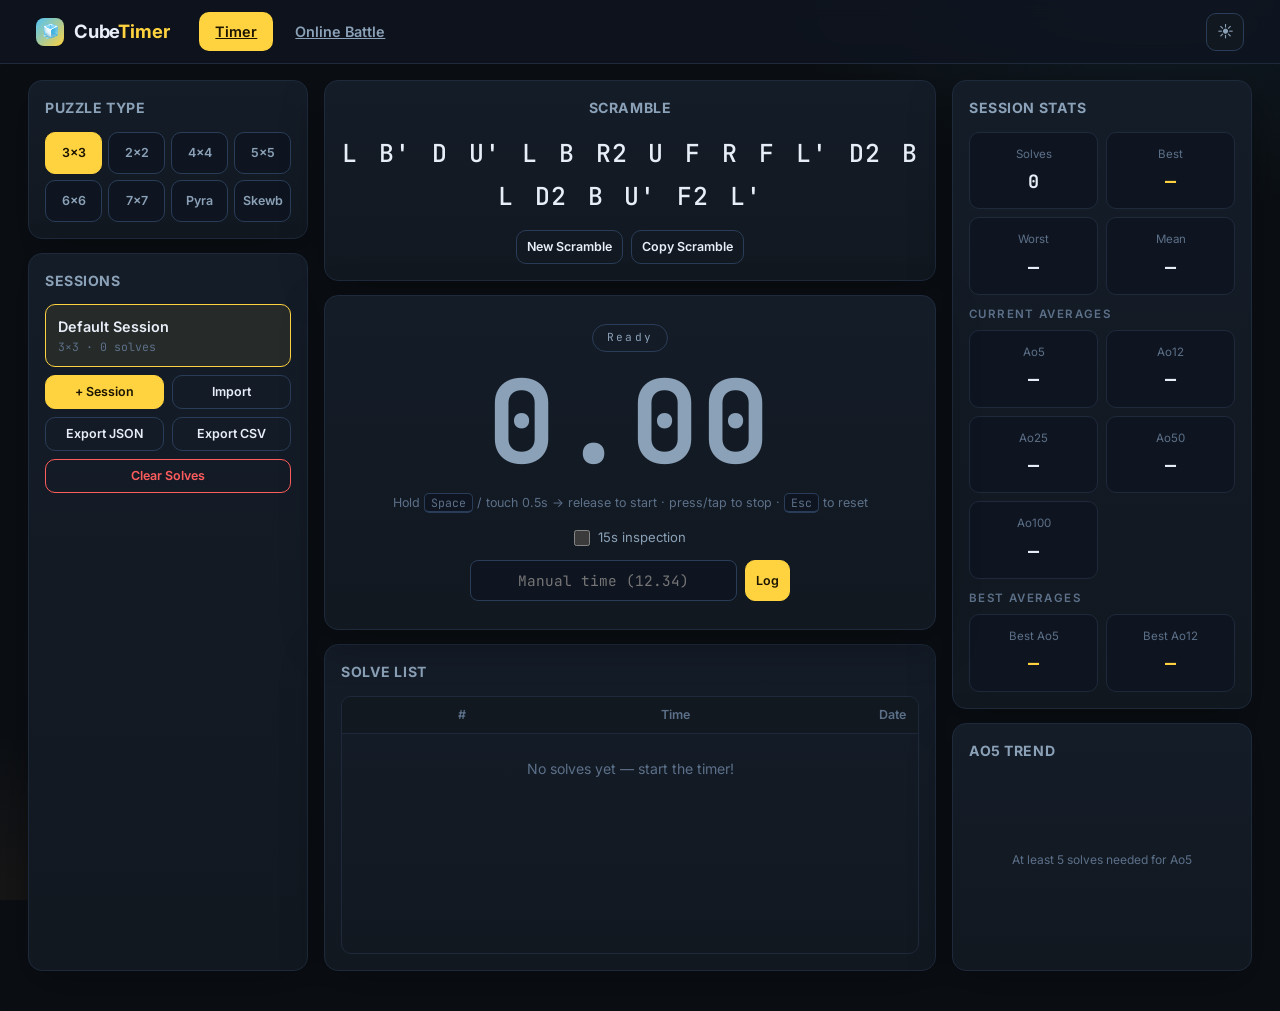
<file: index.html>
<!doctype html>
<html lang="en" dir="ltr">
<head>
<meta charset="utf-8">
<meta name="viewport" content="width=device-width, initial-scale=1">
<title>CubeTimer — Speedcube Timer</title>
<meta name="description" content="A fast, keyboard-driven speedcubing timer with sessions, WCA-style averages (Ao5/Ao12/Ao50/Ao100), scramble generation, and an Ao5 trend chart.">
<link rel="icon" href="data:image/svg+xml,<svg xmlns='http://www.w3.org/2000/svg' viewBox='0 0 100 100'><text y='.9em' font-size='90'>🧊</text></svg>">
<link rel="preconnect" href="https://fonts.googleapis.com">
<link rel="preconnect" href="https://fonts.gstatic.com" crossorigin>
<link href="https://fonts.googleapis.com/css2?family=Inter:wght@400;500;600;700&family=JetBrains+Mono:wght@500;700&display=swap" rel="stylesheet">
<link rel="stylesheet" href="css/timer.css">
</head>
<body>
  <div class="bgfx" aria-hidden="true"></div>

  <nav class="site-nav">
    <div class="nav-brand">
      <span class="mark">🧊</span>
      <span>Cube<strong style="color:var(--acc)">Timer</strong></span>
    </div>
    <div class="nav-links">
      <a class="nav-link active" href="index.html">Timer</a>
      <a class="nav-link" href="duel/index.html">Online Battle</a>
    </div>
    <div class="nav-actions">
      <button class="icon-btn" id="btnTheme" title="Toggle theme">☀️</button>
    </div>
  </nav>

  <div class="timer-layout">
    <!-- SIDE: Puzzle + Sessions -->
    <aside class="side-panel">
      <div class="panel">
        <div class="panel-head">
          <span class="panel-title">Puzzle Type</span>
        </div>
        <div class="puzzle-grid">
          <button class="puzzle-btn active" data-p="333">3×3</button>
          <button class="puzzle-btn" data-p="222">2×2</button>
          <button class="puzzle-btn" data-p="444">4×4</button>
          <button class="puzzle-btn" data-p="555">5×5</button>
          <button class="puzzle-btn" data-p="666">6×6</button>
          <button class="puzzle-btn" data-p="777">7×7</button>
          <button class="puzzle-btn" data-p="pyram">Pyra</button>
          <button class="puzzle-btn" data-p="skewb">Skewb</button>
        </div>
      </div>

      <div class="panel" style="flex:1">
        <div class="panel-head">
          <span class="panel-title">Sessions</span>
        </div>
        <div class="session-list" id="sessionList"></div>
        <div class="side-actions">
          <button class="btn primary sm" id="btnNewSession">+ Session</button>
          <button class="btn ghost sm" id="btnImport">Import</button>
          <button class="btn ghost sm" id="btnExport">Export JSON</button>
          <button class="btn ghost sm" id="btnExportCsv">Export CSV</button>
          <button class="btn danger sm" id="btnClearSolves">Clear Solves</button>
        </div>
        <input type="file" id="fileImport" class="file-hidden" accept=".json,application/json">
      </div>
    </aside>

    <!-- CENTER: Scramble + Timer + Times -->
    <main class="center-panel">
      <section class="panel scramble-card">
        <div class="panel-head" style="justify-content:center">
          <span class="panel-title">Scramble</span>
        </div>
        <div class="scramble-text" id="scrambleText">—</div>
        <button class="scramble-toggle" id="scrToggle">Show more</button>
        <div class="scramble-actions">
          <button class="btn ghost sm" id="btnNewScr">New Scramble</button>
          <button class="btn ghost sm" id="btnCopyScr">Copy Scramble</button>
        </div>
      </section>

      <section class="panel timer-card" id="timerDeck" data-state="idle">
        <div class="timer-pill" id="timerPill">Ready</div>
        <div class="timer-digits" id="timerDigits">0.00</div>
        <div class="timer-hint">
          Hold <kbd>Space</kbd> / touch 0.5s → release to start · press/tap to stop · <kbd>Esc</kbd> to reset
        </div>
        <div class="timer-opts">
          <label class="switch">
            <input type="checkbox" id="chkInspection">
            <span>15s inspection</span>
          </label>
        </div>
        <div class="manual-row">
          <input id="manualInput" placeholder="Manual time (12.34)" inputmode="decimal" autocomplete="off">
          <button class="btn primary sm" id="btnManual">Log</button>
        </div>
      </section>

      <section class="panel times-card">
        <div class="panel-head">
          <span class="panel-title">Solve List</span>
        </div>
        <div class="times-scroll">
          <table class="times-table">
            <thead>
              <tr>
                <th>#</th>
                <th>Time</th>
                <th>Date</th>
              </tr>
            </thead>
            <tbody id="timesBody"></tbody>
          </table>
          <div class="times-empty" id="timesEmpty">No solves yet — start the timer!</div>
        </div>
      </section>
    </main>

    <!-- STATS -->
    <aside class="stats-panel">
      <div class="panel">
        <div class="panel-head">
          <span class="panel-title">Session Stats</span>
        </div>
        <div class="stat-grid">
          <div class="stat-box">
            <div class="label">Solves</div>
            <div class="value" id="stCount">0</div>
          </div>
          <div class="stat-box hl">
            <div class="label">Best</div>
            <div class="value" id="stBest">—</div>
          </div>
          <div class="stat-box">
            <div class="label">Worst</div>
            <div class="value" id="stWorst">—</div>
          </div>
          <div class="stat-box">
            <div class="label">Mean</div>
            <div class="value" id="stMean">—</div>
          </div>
        </div>
        <div class="stat-section-title">Current Averages</div>
        <div class="stat-grid">
          <div class="stat-box"><div class="label">Ao5</div><div class="value" id="stAo5">—</div></div>
          <div class="stat-box"><div class="label">Ao12</div><div class="value" id="stAo12">—</div></div>
          <div class="stat-box"><div class="label">Ao25</div><div class="value" id="stAo25">—</div></div>
          <div class="stat-box"><div class="label">Ao50</div><div class="value" id="stAo50">—</div></div>
          <div class="stat-box"><div class="label">Ao100</div><div class="value" id="stAo100">—</div></div>
        </div>
        <div class="stat-section-title">Best Averages</div>
        <div class="stat-grid">
          <div class="stat-box hl"><div class="label">Best Ao5</div><div class="value" id="stBAo5">—</div></div>
          <div class="stat-box hl"><div class="label">Best Ao12</div><div class="value" id="stBAo12">—</div></div>
        </div>
      </div>
      <div class="panel">
        <div class="panel-head">
          <span class="panel-title">Ao5 Trend</span>
        </div>
        <div class="chart-wrap">
          <canvas id="aoChart"></canvas>
        </div>
      </div>
    </aside>
  </div>

  <!-- Solve detail modal -->
  <div class="modal-ov hidden" id="modalOv">
    <div class="modal" role="dialog" aria-modal="true">
      <div class="modal-head">
        <h3 id="mTitle">Solve</h3>
        <button class="icon-btn" id="mClose" style="width:32px;height:32px">✕</button>
      </div>
      <div class="modal-hero">
        <span class="modal-time" id="mTime">—</span>
        <span class="chip ok" id="mChip">Normal</span>
      </div>
      <dl class="modal-grid">
        <div><dt>Raw Time</dt><dd id="mRaw">—</dd></div>
        <div><dt>Final Time</dt><dd id="mFinal">—</dd></div>
        <div><dt>Puzzle</dt><dd id="mPuzzle">—</dd></div>
        <div><dt>Date</dt><dd id="mDate">—</dd></div>
        <div><dt>Time of Day</dt><dd id="mClock">—</dd></div>
      </dl>
      <div class="modal-scramble">
        <label>Scramble</label>
        <code id="mScramble"></code>
      </div>
      <div class="modal-actions">
        <div class="penalty-seg">
          <button data-p="none" class="active ok">Normal</button>
          <button data-p="+2">+2</button>
          <button data-p="dnf">DNF</button>
        </div>
        <button class="btn danger sm" id="mDelete">Delete Solve</button>
      </div>
    </div>
  </div>

  <!-- Prompt modal -->
  <div class="modal-ov hidden" id="promptOv">
    <div class="modal" style="width:min(380px,100%)">
      <div class="modal-head"><h3 id="promptTitle">Name</h3></div>
      <div class="prompt-body">
        <input id="promptInput" maxlength="40" autocomplete="off">
        <div class="prompt-btns">
          <button class="btn ghost" id="promptCancel">Cancel</button>
          <button class="btn primary" id="promptOk">OK</button>
        </div>
      </div>
    </div>
  </div>

  <div id="toasts"></div>

  <script src="shared/utils.js"></script>
  <script src="js/scramble-gen.js"></script>
  <script src="js/stats.js"></script>
  <script src="js/storage.js"></script>
  <script src="js/cube-timer.js"></script>
  <script src="js/timer-app.js"></script>
</body>
</html>
</file>
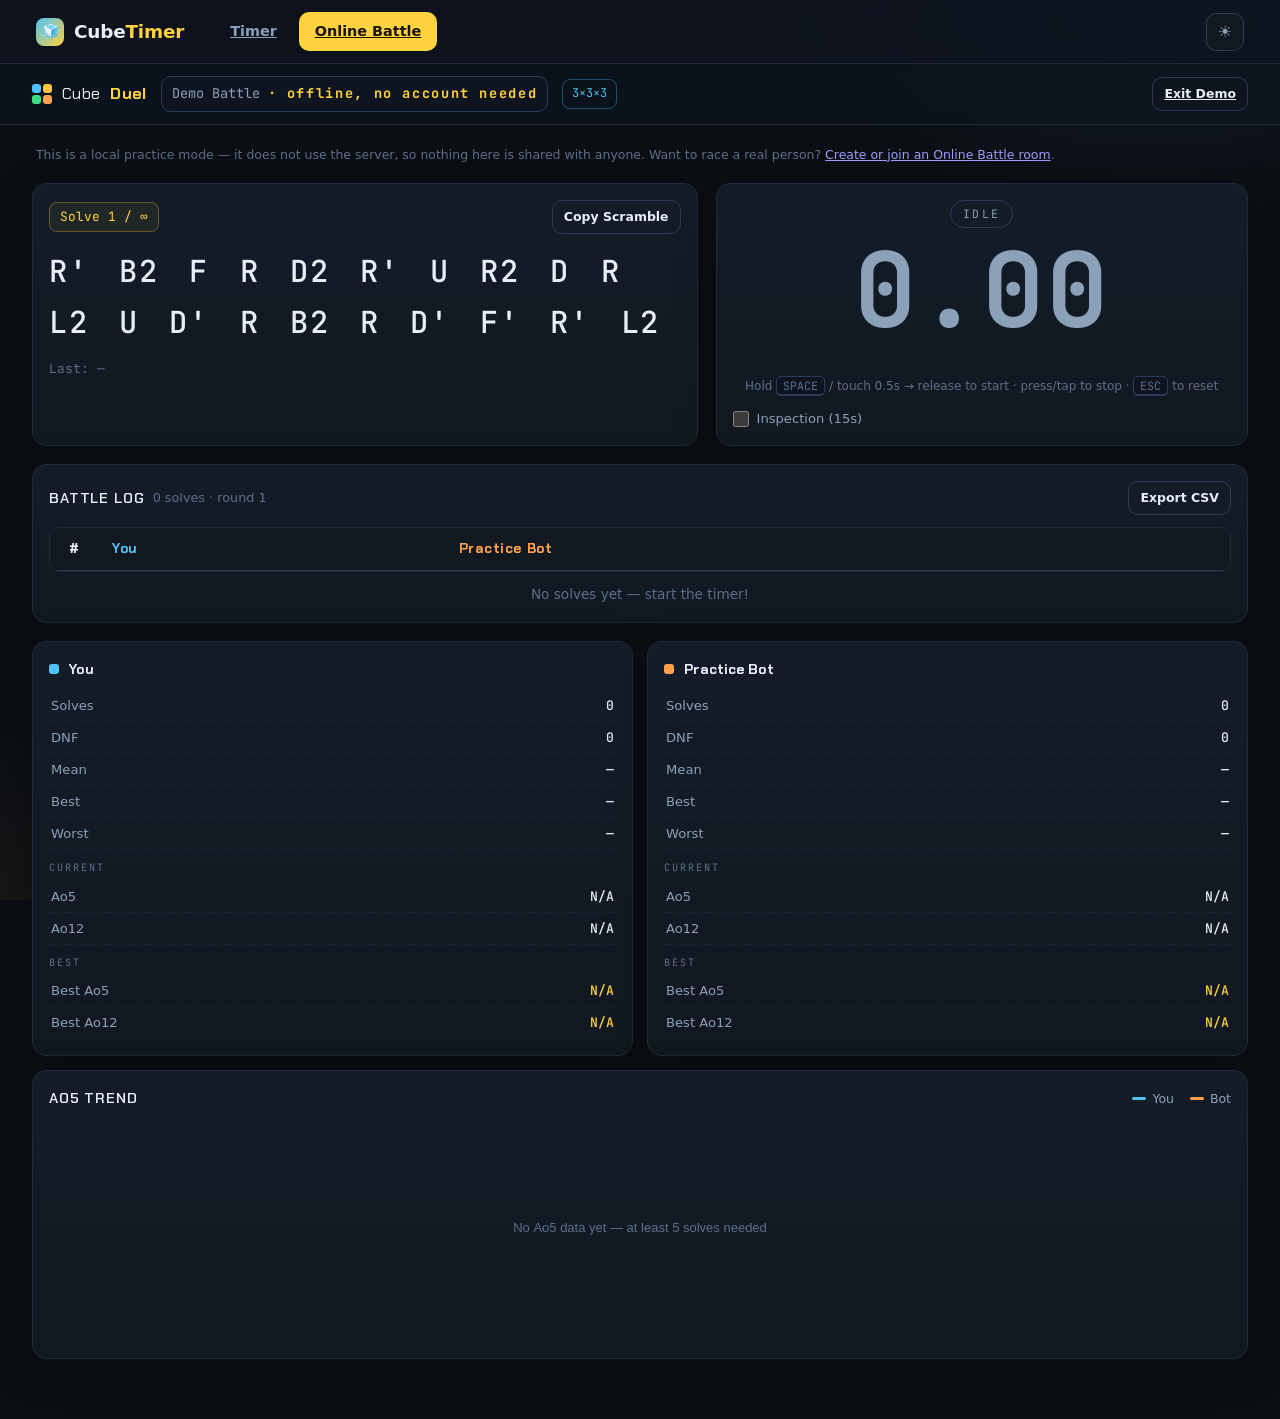
<file: duel/demo.html>
<!doctype html>
<html lang="en" dir="ltr">
<head>
<meta charset="utf-8">
<meta name="viewport" content="width=device-width, initial-scale=1">
<title>Demo Battle — CubeDuel</title>
<meta name="description" content="Try CubeDuel offline against a practice bot — no account, no server, runs entirely in your browser.">
<link rel="icon" href="data:image/svg+xml,<svg xmlns='http://www.w3.org/2000/svg' viewBox='0 0 100 100'><text y='.9em' font-size='90'>🧊</text></svg>">
<link rel="preconnect" href="https://fonts.googleapis.com">
<link rel="preconnect" href="https://fonts.gstatic.com" crossorigin>
<link href="https://fonts.googleapis.com/css2?family=Chakra+Petch:wght@500;600;700&family=IBM+Plex+Sans:wght@400;500;600&family=JetBrains+Mono:wght@500;700&display=swap" rel="stylesheet">
<link rel="stylesheet" href="css/style.css">
<link rel="stylesheet" href="../css/timer.css">
</head>
<body>
  <div class="bgfx" aria-hidden="true"></div>

  <nav class="site-nav" style="position:relative;z-index:40">
    <div class="nav-brand">
      <span class="mark">🧊</span>
      <span>Cube<strong style="color:var(--acc)">Timer</strong></span>
    </div>
    <div class="nav-links">
      <a class="nav-link" href="../index.html">Timer</a>
      <a class="nav-link active" href="index.html">Online Battle</a>
    </div>
    <div class="nav-actions">
      <button class="icon-btn" id="btnTheme" title="Toggle theme">☀️</button>
    </div>
  </nav>

  <header class="rbar">
    <div class="brand small">
      <span class="cubemark" aria-hidden="true"><i class="c1"></i><i class="c2"></i><i class="c3"></i><i class="c4"></i></span>
      Cube<strong>Duel</strong>
    </div>
    <div class="room-chip">Demo Battle <b>· offline, no account needed</b></div>
    <span class="cube-badge" id="cubeBadge">3×3×3</span>
    <div class="grow"></div>
    <a class="btn ghost tiny" href="index.html">Exit Demo</a>
  </header>

  <main class="rmain">
    <p class="hint" style="margin:2px 4px 0">
      This is a local practice mode — it does not use the server, so nothing here is shared with anyone.
      Want to race a real person? <a href="index.html">Create or join an Online Battle room</a>.
    </p>

    <section class="grid-top">
      <div class="panel scramble-panel">
        <div class="panel-head">
          <span class="round-badge" id="roundBadge">Solve 1 / ∞</span>
          <div class="grow"></div>
          <button class="btn ghost tiny" id="btnCopyScr">Copy Scramble</button>
        </div>
        <div class="scramble" id="scrambleText">—</div>
        <div class="scr-foot" id="lastLine">Last: —</div>
      </div>

      <div class="panel timer-panel" id="timerDeck" data-state="idle">
        <div class="pill" id="timerPill">IDLE</div>
        <div class="digits" id="timerDigits">0.00</div>
        <div class="solve-stamp" id="solveStamp"></div>
        <div class="thint">Hold <kbd>SPACE</kbd> / touch 0.5s → release to start · press/tap to stop · <kbd>ESC</kbd> to reset</div>
        <div class="trow">
          <label class="switch"><input type="checkbox" id="chkInspection"><span>Inspection (15s)</span></label>
        </div>
      </div>
    </section>

    <section class="panel table-panel">
      <div class="panel-head">
        <span class="ph-title">Battle Log</span>
        <span class="muted" id="solveCount">0 solves</span>
        <div class="grow"></div>
        <button class="btn ghost tiny" id="btnCsv">Export CSV</button>
      </div>
      <div class="tscroll">
        <table class="battle">
          <thead>
            <tr>
              <th class="c-n">#</th>
              <th class="c-p p1"><span id="p1name">You</span><small id="p1best"></small></th>
              <th class="c-p p2"><span id="p2name">Practice Bot</span><small id="p2best"></small></th>
            </tr>
          </thead>
          <tbody id="rowsBody"></tbody>
        </table>
      </div>
      <div class="empty-note" id="emptyNote">No solves yet — start the timer!</div>
    </section>

    <section class="grid-stats" style="grid-template-columns:repeat(2,1fr)">
      <div class="panel stat-card sc-p1">
        <div class="sc-head"><span class="sc-dot p1"></span><b>You</b></div>
        <div class="sc-body" id="p1stats"></div>
      </div>
      <div class="panel stat-card sc-p2">
        <div class="sc-head"><span class="sc-dot p2"></span><b>Practice Bot</b></div>
        <div class="sc-body" id="p2stats"></div>
      </div>
      <div class="panel chart-panel">
        <div class="panel-head">
          <span class="ph-title">Ao5 Trend</span>
          <div class="grow"></div>
          <span class="legend"><i class="lg p1"></i><span>You</span><i class="lg p2"></i><span>Bot</span></span>
        </div>
        <canvas id="chart" height="220"></canvas>
      </div>
    </section>
  </main>

  <div id="toasts"></div>

  <script src="../shared/utils.js"></script>
  <script src="js/scramble.js"></script>
  <script src="js/statistics.js"></script>
  <script src="js/chart.js"></script>
  <script src="js/timer.js"></script>
  <script src="js/demo.js"></script>
</body>
</html>
</file>
<file: css/timer.css>
/* CubeTimer — Premium Speedcubing Timer */
:root {
  --bg: #0b0f14;
  --bg2: #0f1520;
  --panel: #141c28;
  --panel2: #111820;
  --line: #1e2a3c;
  --line2: #2a3d58;
  --tx: #e8eef7;
  --mut: #8ba1b7;
  --dim: #5c7089;
  --acc: #ffd23f;
  --ok: #3ddc84;
  --warn: #ffc53d;
  --bad: #ff5d5d;
  --p1: #4fc3f7;
  --p2: #ffa14f;
  --radius: 14px;
  --font: 'Inter', system-ui, sans-serif;
  --mono: 'JetBrains Mono', monospace;
  --shadow: 0 12px 40px rgba(0,0,0,.35);
}

[data-theme="light"] {
  --bg: #f4f6fa;
  --bg2: #eef1f6;
  --panel: #ffffff;
  --panel2: #f8fafc;
  --line: #d8dee8;
  --line2: #c5cedc;
  --tx: #1a2332;
  --mut: #5a6b82;
  --dim: #8a9bb0;
  --shadow: 0 12px 40px rgba(0,0,0,.08);
}

* { box-sizing: border-box; margin: 0; padding: 0; }
html { color-scheme: dark; scroll-behavior: smooth; overflow-x: hidden; }
html[data-theme="light"] { color-scheme: light; }
body {
  font-family: var(--font);
  background: var(--bg);
  color: var(--tx);
  min-height: 100%;
  min-height: 100dvh;
  height: auto;
  overflow-x: hidden;
  overflow-y: auto;
  line-height: 1.6;
}
button { font: inherit; color: inherit; cursor: pointer; border: none; background: none; }
input, select, textarea { font: inherit; color: inherit; }
::selection { background: rgba(255, 210, 63, .28); }
:focus-visible { outline: 2px solid var(--acc); outline-offset: 2px; }

/* Background */
.bgfx {
  position: fixed; inset: 0; z-index: -1; pointer-events: none;
  background:
    radial-gradient(700px 480px at 90% -5%, rgba(79,195,247,.08), transparent 55%),
    radial-gradient(600px 400px at -5% 105%, rgba(255,161,79,.07), transparent 55%),
    var(--bg);
}

/* ===== NAV ===== */
.site-nav {
  display: flex; align-items: center; gap: 12px; flex-wrap: wrap;
  padding: 12px clamp(14px, 3vw, 36px);
  border-bottom: 1px solid var(--line);
  background: rgba(15, 21, 32, .75);
  backdrop-filter: blur(10px);
  position: sticky; top: 0; z-index: 50;
}
[data-theme="light"] .site-nav { background: rgba(255,255,255,.85); }
.nav-brand {
  display: inline-flex; align-items: center; gap: 10px;
  font-weight: 700; font-size: 1.15rem; letter-spacing: -.01em;
}
.nav-brand .mark {
  width: 28px; height: 28px; border-radius: 8px;
  background: linear-gradient(135deg, var(--p1), var(--acc));
  display: grid; place-items: center; font-size: 14px;
}
.nav-links { display: flex; gap: 6px; margin-inline-start: 18px; }
.nav-link {
  padding: 8px 16px; border-radius: 10px; font-size: .9rem; font-weight: 600;
  color: var(--mut); transition: background .15s, color .15s;
}
.nav-link:hover { color: var(--tx); background: rgba(255,255,255,.04); }
.nav-link.active { color: #1a1400; background: var(--acc); }
.nav-actions { margin-inline-start: auto; display: flex; gap: 8px; align-items: center; }
.icon-btn {
  width: 38px; height: 38px; border-radius: 10px;
  border: 1px solid var(--line2); background: var(--panel2);
  display: grid; place-items: center; color: var(--mut);
  transition: color .15s, border-color .15s, background .15s;
}
.icon-btn:hover { color: var(--acc); border-color: var(--acc); }

/* ===== LAYOUT ===== */
.timer-layout {
  display: grid;
  grid-template-columns: 280px 1fr 300px;
  gap: 16px;
  max-width: 1480px;
  margin: 0 auto;
  padding: 16px clamp(12px, 2.5vw, 28px) 40px;
  min-height: calc(100dvh - 70px);
}
@media (max-width: 1100px) {
  .timer-layout {
    grid-template-columns: 1fr;
    min-height: 0;
  }
  .side-panel { order: 2; }
  .center-panel { order: 1; }
  .stats-panel { order: 3; }
}

.panel {
  background: linear-gradient(180deg, var(--panel), var(--panel2));
  border: 1px solid var(--line);
  border-radius: var(--radius);
  padding: 16px;
  box-shadow: var(--shadow);
}
.panel-head {
  display: flex; align-items: center; gap: 8px; flex-wrap: wrap;
  margin-bottom: 12px;
}
.panel-title {
  font-weight: 700; font-size: .88rem; letter-spacing: .04em;
  text-transform: uppercase; color: var(--mut);
}

/* Buttons */
.btn {
  border: 1px solid var(--line2); background: var(--panel2); color: var(--tx);
  border-radius: 10px; padding: 9px 14px; font-weight: 600; font-size: .88rem;
  transition: transform .12s, box-shadow .15s, background .15s, border-color .15s;
  display: inline-flex; align-items: center; gap: 6px; justify-content: center;
}
.btn:hover { transform: translateY(-1px); border-color: var(--acc); }
.btn:active { transform: none; }
.btn:disabled { opacity: .55; cursor: not-allowed; transform: none; }
.btn.primary { background: var(--acc); border-color: var(--acc); color: #1a1400; }
.btn.primary:hover { background: #ffe066; }
.btn.ghost { background: transparent; }
.btn.danger { border-color: var(--bad); color: var(--bad); background: transparent; }
.btn.danger:hover { background: rgba(255,93,93,.12); }
.btn.sm { padding: 6px 10px; font-size: .78rem; }
.btn.block { width: 100%; }

/* ===== SIDE: Sessions + Puzzle ===== */
.side-panel { display: flex; flex-direction: column; gap: 14px; }
.puzzle-grid {
  display: grid; grid-template-columns: repeat(4, 1fr); gap: 6px;
}
.puzzle-btn {
  padding: 10px 4px; border-radius: 10px; border: 1px solid var(--line2);
  background: var(--bg2); font-size: .78rem; font-weight: 600; color: var(--mut);
  transition: all .15s; text-align: center;
}
.puzzle-btn:hover { border-color: var(--acc); color: var(--tx); }
.puzzle-btn.active {
  background: var(--acc); color: #1a1400; border-color: var(--acc);
}

.session-list { display: flex; flex-direction: column; gap: 6px; max-height: 280px; overflow-y: auto; }
.session-item {
  display: flex; align-items: center; gap: 8px;
  padding: 10px 12px; border-radius: 10px; border: 1px solid transparent;
  background: var(--bg2); cursor: pointer; transition: all .15s;
}
.session-item:hover { border-color: var(--line2); }
.session-item.active { border-color: var(--acc); background: rgba(255,210,63,.08); }
.session-item .s-name { flex: 1; font-weight: 600; font-size: .9rem; overflow: hidden; text-overflow: ellipsis; white-space: nowrap; }
.session-item .s-meta { font-size: .72rem; color: var(--dim); font-family: var(--mono); }
.session-actions { display: flex; gap: 4px; opacity: 0; transition: opacity .15s; }
.session-item:hover .session-actions { opacity: 1; }
.session-actions button {
  width: 26px; height: 26px; border-radius: 6px; font-size: .75rem;
  color: var(--dim); border: 1px solid transparent;
}
.session-actions button:hover { color: var(--acc); border-color: var(--line2); }

.side-actions { display: flex; flex-wrap: wrap; gap: 8px; margin-top: 8px; }
.side-actions .btn { flex: 1 1 calc(50% - 4px); }

/* ===== CENTER: Scramble + Timer ===== */
.center-panel { display: flex; flex-direction: column; gap: 14px; }
.scramble-card { text-align: center; }
.scramble-text {
  font-family: var(--mono); font-weight: 500;
  font-size: clamp(1.05rem, 2.2vw, 1.55rem);
  line-height: 1.75; letter-spacing: .04em; word-spacing: .2em;
  color: var(--tx); direction: ltr; unicode-bidi: embed;
  max-height: 4.2em; overflow: hidden; transition: max-height .25s;
}
.scramble-text.expanded { max-height: none; }
.scramble-toggle {
  margin-top: 8px; font-size: .8rem; color: var(--acc); font-weight: 600;
  display: none; cursor: pointer;
}
.scramble-toggle.show { display: inline-block; }
.scramble-actions {
  display: flex; justify-content: center; gap: 8px; margin-top: 12px; flex-wrap: wrap;
}

.timer-card {
  display: flex; flex-direction: column; align-items: center; justify-content: center;
  text-align: center; padding: 28px 16px; min-height: 280px;
  user-select: none; -webkit-user-select: none; touch-action: none; cursor: pointer;
  position: relative; -webkit-touch-callout: none;
}
.timer-pill {
  font-family: var(--mono); font-size: .7rem; letter-spacing: .18em;
  padding: 4px 14px; border-radius: 999px; border: 1px solid var(--line2);
  color: var(--mut); margin-bottom: 12px; transition: all .2s;
}
.timer-digits {
  font-family: var(--mono); font-weight: 700;
  font-size: clamp(3.8rem, 12vw, 7.2rem);
  line-height: 1; letter-spacing: .02em; color: var(--mut);
  transition: color .15s, text-shadow .2s; direction: ltr;
}
.timer-hint { color: var(--dim); font-size: .78rem; margin-top: 14px; }
.timer-hint kbd {
  font-family: var(--mono); font-size: .72rem;
  background: var(--bg2); border: 1px solid var(--line2); border-bottom-width: 2px;
  border-radius: 5px; padding: 1px 6px;
}
.timer-opts { display: flex; gap: 16px; margin-top: 14px; flex-wrap: wrap; justify-content: center; }
.switch {
  display: inline-flex; align-items: center; gap: 8px;
  font-size: .82rem; color: var(--mut); cursor: pointer;
}
.switch input { accent-color: var(--acc); width: 16px; height: 16px; }

.timer-card[data-state="running"] .timer-digits { color: var(--tx); text-shadow: 0 0 40px rgba(79,195,247,.4); }
.timer-card[data-state="running"] .timer-pill { color: var(--p1); border-color: rgba(79,195,247,.45); }
.timer-card[data-state="ready"] .timer-digits { color: var(--ok); text-shadow: 0 0 30px rgba(61,220,132,.35); }
.timer-card[data-state="ready"] .timer-pill { color: var(--ok); border-color: rgba(61,220,132,.5); }
.timer-card[data-state="hold"] .timer-digits { color: var(--warn); }
.timer-card[data-state="hold"] .timer-pill,
.timer-card[data-state="inspection"] .timer-pill { color: var(--warn); border-color: rgba(255,197,61,.5); }
.timer-card[data-state="inspection"] .timer-digits { color: var(--warn); }
.timer-card[data-state="stopped"] .timer-digits { color: var(--tx); }

/* Manual time input */
.manual-row {
  display: flex; gap: 8px; width: 100%; max-width: 320px; margin-top: 12px;
}
.manual-row input {
  flex: 1; background: var(--bg2); border: 1px solid var(--line2);
  border-radius: 8px; padding: 8px 12px; font-family: var(--mono); font-size: .9rem;
  direction: ltr; text-align: center;
}
.manual-row input:focus { outline: none; border-color: var(--acc); }

/* ===== TIMES LIST ===== */
.times-card { flex: 1; min-height: 0; display: flex; flex-direction: column; }
.times-scroll {
  flex: 1; overflow-y: auto; max-height: 340px;
  border: 1px solid var(--line); border-radius: 10px;
}
.times-table { width: 100%; border-collapse: collapse; }
.times-table th {
  position: sticky; top: 0; background: var(--panel2);
  font-size: .78rem; color: var(--dim); padding: 8px 12px;
  text-align: right; border-bottom: 1px solid var(--line);
  font-weight: 600;
}
.times-table td {
  padding: 7px 12px; border-bottom: 1px solid rgba(30,42,60,.5);
  font-family: var(--mono); font-size: .88rem; cursor: pointer;
  direction: ltr; text-align: right;
}
.times-table tr:hover td { background: rgba(39,57,82,.2); }
.times-table .t-num { color: var(--dim); font-size: .78rem; width: 48px; }
.times-table .t-ok { color: var(--ok); }
.times-table .t-plus { color: var(--warn); }
.times-table .t-dnf { color: var(--bad); font-weight: 700; }
.times-table tr.t-pb td { background: rgba(255,210,63,.1); }
.times-table .pb-badge {
  display: inline-block; margin-inline-start: 6px; font-size: .68rem;
  color: var(--acc); font-weight: 700; letter-spacing: .02em;
}
.times-empty { text-align: center; color: var(--dim); padding: 24px; font-size: .88rem; }

/* ===== STATS ===== */
.stats-panel { display: flex; flex-direction: column; gap: 14px; }
.stat-grid { display: grid; grid-template-columns: 1fr 1fr; gap: 8px; }
.stat-box {
  background: var(--bg2); border: 1px solid var(--line);
  border-radius: 10px; padding: 12px; text-align: center;
}
.stat-box .label { font-size: .72rem; color: var(--dim); margin-bottom: 4px; }
.stat-box .value {
  font-family: var(--mono); font-weight: 700; font-size: 1.15rem;
  direction: ltr; color: var(--tx);
}
.stat-box.hl .value { color: var(--acc); }
.stat-section-title {
  font-size: .72rem; letter-spacing: .12em; color: var(--dim);
  text-transform: uppercase; margin: 10px 0 6px; font-weight: 600;
}

/* Chart */
.chart-wrap { width: 100%; height: 180px; }
#aoChart { width: 100%; height: 100%; display: block; }

/* ===== MODAL ===== */
.modal-ov {
  position: fixed; inset: 0; z-index: 80;
  background: rgba(5,8,12,.72); backdrop-filter: blur(5px);
  display: flex; align-items: center; justify-content: center; padding: 16px;
}
.modal-ov.hidden { display: none; }
.modal {
  width: min(480px, 100%); background: linear-gradient(180deg, var(--panel), var(--panel2));
  border: 1px solid var(--line2); border-radius: 16px; padding: 20px;
  max-height: 90vh; overflow-y: auto; animation: popIn .18s ease both;
}
@keyframes popIn { from { transform: translateY(12px) scale(.97); opacity: 0; } to { transform: none; opacity: 1; } }
.modal-head { display: flex; align-items: center; justify-content: space-between; margin-bottom: 14px; }
.modal-head h3 { font-size: 1.1rem; font-weight: 700; }
.modal-hero { display: flex; align-items: center; gap: 12px; margin-bottom: 16px; }
.modal-time { font-family: var(--mono); font-size: 2.4rem; font-weight: 700; direction: ltr; }
.chip {
  font-family: var(--mono); font-size: .72rem; padding: 4px 10px;
  border-radius: 999px; border: 1px solid;
}
.chip.ok { color: var(--ok); border-color: rgba(61,220,132,.5); }
.chip.plus { color: var(--warn); border-color: rgba(255,197,61,.5); }
.chip.dnf { color: var(--bad); border-color: rgba(255,93,93,.5); }
.modal-grid {
  display: grid; grid-template-columns: 1fr 1fr; gap: 10px; margin-bottom: 14px;
}
.modal-grid dt { font-size: .7rem; color: var(--dim); letter-spacing: .06em; }
.modal-grid dd { font-family: var(--mono); font-size: .9rem; direction: ltr; text-align: right; }
.modal-scramble label { display: block; font-size: .7rem; color: var(--dim); margin-bottom: 6px; }
.modal-scramble code {
  display: block; font-family: var(--mono); font-size: .85rem; line-height: 1.7;
  background: var(--bg2); border: 1px solid var(--line); border-radius: 10px;
  padding: 12px; direction: ltr; text-align: left; word-break: break-word;
}
.modal-actions { margin-top: 16px; display: flex; gap: 10px; flex-wrap: wrap; align-items: center; }
.penalty-seg {
  display: inline-flex; border: 1px solid var(--line2); border-radius: 10px; overflow: hidden;
}
.penalty-seg button {
  padding: 8px 14px; font-size: .82rem; color: var(--mut); background: transparent;
  transition: background .15s, color .15s;
}
.penalty-seg button.active.ok { background: var(--ok); color: #04150b; }
.penalty-seg button.active.plus { background: var(--warn); color: #1a1400; }
.penalty-seg button.active.dnf { background: var(--bad); color: #fff; }

/* Prompt modal (session name etc) */
.prompt-body input {
  width: 100%; background: var(--bg2); border: 1px solid var(--line2);
  border-radius: 10px; padding: 12px 14px; margin: 12px 0;
}
.prompt-body input:focus { outline: none; border-color: var(--acc); }
.prompt-btns { display: flex; gap: 8px; justify-content: flex-end; }

/* Toasts — position/accent kept in sync with duel/css/style.css (bug 4.3) */
#toasts {
  position: fixed; right: 16px; bottom: 16px; z-index: 100;
  display: flex; flex-direction: column; gap: 8px;
}
.toast {
  background: var(--panel); border: 1px solid var(--line2); border-left: 3px solid var(--mut);
  border-radius: 10px; padding: 10px 14px; font-size: .85rem; max-width: 320px;
  transform: translateX(16px); opacity: 0; transition: all .3s ease;
  box-shadow: var(--shadow);
}
.toast.show { transform: none; opacity: 1; }
.toast.ok { border-left-color: var(--ok); }
.toast.err { border-left-color: var(--bad); }
.toast.info { border-left-color: var(--p1); }

/* Generic hidden utility (used by both Timer and Duel markup) */
.hidden { display: none !important; }

/* Mobile timer touch area */
@media (max-width: 700px) {
  .timer-card { min-height: 240px; padding: 24px 12px; }
  .timer-digits { font-size: clamp(3.2rem, 18vw, 5.5rem); }
  .timer-hint { font-size: .72rem; padding: 0 8px; }
  .puzzle-grid { grid-template-columns: repeat(4, 1fr); }
  .nav-links { margin-inline-start: 0; width: 100%; order: 3; }
  .site-nav { gap: 8px; flex-wrap: wrap; }
  .times-scroll { max-height: 260px; }
  .timer-layout { padding-bottom: 32px; }
  .side-panel, .stats-panel { gap: 12px; }
}

/* File input hidden */
.file-hidden { position: absolute; width: 0; height: 0; opacity: 0; pointer-events: none; }
</file>
<file: duel/css/style.css>
/* ================= CubeDuel ================= */
:root {
    --bg: #0a0e14; --bg2: #0d1420;
    --panel: #111a28; --panel2: #0f1723;
    --line: #1d2a3c; --line2: #2a3d58;
    --tx: #e8eef7; --mut: #8ba1b7; --dim: #5c7089;
    --p1: #4fc3f7; --p2: #ffa14f; --p3: #ff6b9d; --p4: #b388ff; --p5: #34d399;
    --ok: #3ddc84; --warn: #ffc53d; --bad: #ff5d5d;
    --acc: #ffd23f;
    --disp: 'Chakra Petch', sans-serif;
    --body: 'IBM Plex Sans', sans-serif;
    --mono: 'JetBrains Mono', monospace;
  }
  /* Light theme — kept in sync with css/timer.css so Timer + Duel match (bug 2.4) */
  [data-theme="light"] {
    --bg: #f4f6fa; --bg2: #eef1f6;
    --panel: #ffffff; --panel2: #f8fafc;
    --line: #d8dee8; --line2: #c5cedc;
    --tx: #1a2332; --mut: #5a6b82; --dim: #8a9bb0;
  }
  * { box-sizing: border-box; margin: 0; padding: 0; }
  html { color-scheme: dark; }
  html[data-theme="light"] { color-scheme: light; }
  .hidden { display: none !important; }
  body {
    font-family: var(--body); background: var(--bg); color: var(--tx);
    min-height: 100%; min-height: 100dvh; height: auto; line-height: 1.5;
  }
  button { font: inherit; color: inherit; cursor: pointer; }
  input { font: inherit; }
  ::selection { background: rgba(255, 210, 63, .25); }
  :focus-visible { outline: 2px solid var(--acc); outline-offset: 2px; }
  
  /* ---------- layered background ---------- */
  .bgfx {
    position: fixed; inset: 0; z-index: -1; pointer-events: none;
    background:
      radial-gradient(600px 420px at 85% -10%, rgba(79, 195, 247, .10), transparent 60%),
      radial-gradient(720px 520px at -10% 110%, rgba(255, 161, 79, .09), transparent 60%),
      repeating-linear-gradient(0deg, transparent 0 47px, rgba(39, 57, 82, .28) 47px 48px),
      repeating-linear-gradient(90deg, transparent 0 47px, rgba(39, 57, 82, .28) 47px 48px),
      var(--bg);
  }
  
  /* ---------- brand ---------- */
  .brand { display: inline-flex; align-items: center; gap: 10px; font-family: var(--disp); font-size: 1.25rem; letter-spacing: .02em; }
  .brand strong { color: var(--acc); font-weight: 700; }
  .brand.small { font-size: 1rem; }
  .cubemark { display: grid; grid-template-columns: 1fr 1fr; gap: 2px; width: 20px; height: 20px; }
  .cubemark i { border-radius: 3px; }
  .cubemark .c1 { background: var(--p1); } .cubemark .c2 { background: var(--warn); }
  .cubemark .c3 { background: var(--ok); }  .cubemark .c4 { background: var(--p2); }
  
  /* ---------- scramble ticker ---------- */
  .ticker { overflow: hidden; border-bottom: 1px solid var(--line); background: rgba(13, 20, 32, .7); white-space: nowrap; }
  .ticker-track { display: inline-flex; gap: 2.2rem; padding: 7px 0; font-family: var(--mono); font-size: .78rem; color: var(--dim); animation: tickmove 70s linear infinite; will-change: transform; }
  .ticker:hover .ticker-track { animation-play-state: paused; }
  .tk-sep { color: var(--acc); opacity: .6; }
  @keyframes tickmove { to { transform: translateX(-50%); } }
  
  /* ---------- lobby ---------- */
  .top { display: flex; align-items: center; justify-content: space-between; gap: 12px; padding: 18px clamp(16px, 5vw, 64px); }
  .tag { font-size: .78rem; color: var(--dim); letter-spacing: .12em; text-transform: uppercase; }
  .lobby {
    display: grid; grid-template-columns: 1.15fr .85fr; gap: clamp(24px, 4vw, 64px);
    align-items: center; padding: clamp(24px, 6vh, 72px) clamp(16px, 5vw, 64px) 40px;
    max-width: 1200px; margin: 0 auto; min-height: calc(100dvh - 180px);
  }
  .display {
    font-family: var(--disp); font-weight: 700; text-transform: uppercase;
    font-size: clamp(2.2rem, 5.4vw, 4.2rem); line-height: 1.04; letter-spacing: .01em;
    animation: fadeUp .6s ease both;
  }
  .display .outline { color: transparent; -webkit-text-stroke: 1.5px var(--acc); }
  .lede { margin-top: 18px; color: var(--mut); max-width: 46ch; animation: fadeUp .6s .1s ease both; }
  .steps { margin-top: 34px; display: grid; gap: 10px; animation: fadeUp .6s .2s ease both; }
  .step { display: flex; align-items: center; gap: 14px; color: var(--mut); }
  .step b {
    font-family: var(--mono); font-size: .8rem; color: var(--acc);
    border: 1px solid var(--line2); border-radius: 8px; padding: 6px 9px; background: var(--panel2);
  }
  .foot { text-align: center; color: var(--dim); font-size: .78rem; padding: 22px 16px 30px; }
  
  /* ---------- panels & controls ---------- */
  .panel {
    background: linear-gradient(180deg, var(--panel), var(--panel2));
    border: 1px solid var(--line); border-radius: 14px;
    padding: 18px; box-shadow: 0 10px 30px rgba(0, 0, 0, .25);
  }
  .entry { animation: fadeUp .6s .15s ease both; display: grid; gap: 14px; }
  .livechip {
    display: flex; align-items: center; gap: 10px; font-family: var(--mono);
    font-size: .8rem; color: var(--mut); border: 1px dashed var(--line2);
    border-radius: 10px; padding: 8px 12px; background: rgba(10, 14, 20, .5);
  }
  .lc-time { margin-left: auto; font-size: 1.35rem; font-weight: 700; color: var(--ok); }
  .field { display: grid; gap: 6px; font-size: .85rem; color: var(--mut); }
  .field small { color: var(--dim); }
  .field input[type="text"], .field input:not([type]) {
    background: var(--bg2); border: 1px solid var(--line2); border-radius: 10px;
    color: var(--tx); padding: 11px 13px; transition: border-color .15s, box-shadow .15s;
  }
  .field input:focus { outline: none; border-color: var(--acc); box-shadow: 0 0 0 3px rgba(255, 210, 63, .15); }
  .seg { display: inline-flex; border: 1px solid var(--line2); border-radius: 10px; overflow: hidden; }
  .seg label, .seg button { position: relative; }
  .seg label input { position: absolute; opacity: 0; }
  .seg label span, .seg button {
    display: inline-block; padding: 8px 16px; font-size: .85rem; color: var(--mut);
    background: transparent; border: 0; transition: background .15s, color .15s;
  }
  .seg label input:checked + span, .seg button.active { background: var(--acc); color: #1a1400; font-weight: 600; }
  .btn {
    border: 1px solid var(--line2); background: var(--panel2); color: var(--tx);
    border-radius: 10px; padding: 9px 16px; font-weight: 600; font-size: .9rem;
    transition: transform .12s, box-shadow .15s, background .15s, border-color .15s;
  }
  .btn:hover { transform: translateY(-1px); border-color: var(--acc); box-shadow: 0 6px 18px rgba(0, 0, 0, .3); }
  .btn:active { transform: translateY(0); }
  .btn:disabled { opacity: .6; cursor: wait; transform: none; }
  .btn.primary { background: var(--acc); border-color: var(--acc); color: #1a1400; }
  .btn.primary:hover { background: #ffdd6b; }
  .btn.ghost { background: transparent; }
  .btn.danger { background: transparent; border-color: var(--bad); color: var(--bad); }
  .btn.danger[data-armed] { background: var(--bad); color: #fff; }
  .btn.big { padding: 13px 18px; font-size: 1rem; }
  .btn.tiny { padding: 6px 11px; font-size: .78rem; }
  .icon-btn { background: transparent; border: 1px solid var(--line2); border-radius: 8px; padding: 3px 8px; color: var(--mut); transition: color .15s, border-color .15s; }
  .icon-btn:hover { color: var(--acc); border-color: var(--acc); }
  .err { color: var(--bad); font-size: .85rem; min-height: 1.2em; opacity: 0; transition: opacity .2s; }
  .err.show { opacity: 1; }
  .hint { color: var(--dim); font-size: .78rem; }
  .grow { flex: 1; }
  kbd { font-family: var(--mono); font-size: .72rem; background: var(--bg2); border: 1px solid var(--line2); border-bottom-width: 2px; border-radius: 5px; padding: 1px 6px; }
  
  /* ---------- room: top bar ---------- */
  .rbar {
    display: flex; align-items: center; gap: 14px; flex-wrap: wrap;
    padding: 12px clamp(12px, 3vw, 32px); border-bottom: 1px solid var(--line);
    background: rgba(13, 20, 32, .65); backdrop-filter: blur(6px);
    position: sticky; top: 0; z-index: 30;
  }
  .room-chip {
    display: inline-flex; align-items: center; gap: 8px; font-family: var(--mono);
    font-size: .85rem; color: var(--mut); border: 1px solid var(--line2);
    border-radius: 10px; padding: 6px 10px; background: var(--bg2);
  }
  .room-chip b { color: var(--acc); letter-spacing: .12em; }
  .cube-badge { font-family: var(--mono); font-size: .75rem; color: var(--p1); border: 1px solid rgba(79, 195, 247, .35); border-radius: 8px; padding: 4px 9px; }
  .opp-status { display: inline-flex; align-items: center; gap: 8px; color: var(--mut); font-size: .82rem; }
  .dot { width: 9px; height: 9px; border-radius: 50%; display: inline-block; background: var(--dim); }
  .dot.on { background: var(--ok); box-shadow: 0 0 0 0 rgba(61, 220, 132, .5); animation: pulse 4s infinite; }
  .dot.off { background: var(--dim); }
  @keyframes pulse { 0% { box-shadow: 0 0 0 0 rgba(61, 220, 132, .45); } 70% { box-shadow: 0 0 0 8px rgba(61, 220, 132, 0); } 100% { box-shadow: 0 0 0 0 rgba(61, 220, 132, 0); } }
  
  .rmain { max-width: 1280px; margin: 0 auto; padding: 18px clamp(12px, 3vw, 32px) 60px; display: grid; grid-template-columns: minmax(0, 1fr); gap: 18px; }
  .grid-top { display: grid; grid-template-columns: 1.25fr 1fr; gap: 18px; }
  .panel-head { display: flex; align-items: center; gap: 10px; flex-wrap: wrap; margin-bottom: 12px; }
  .ph-title { font-family: var(--disp); font-weight: 600; letter-spacing: .06em; text-transform: uppercase; font-size: .9rem; }
  .muted { color: var(--dim); font-size: .8rem; }
  .round-badge { font-family: var(--mono); font-size: .8rem; color: var(--acc); border: 1px solid rgba(255, 210, 63, .3); border-radius: 8px; padding: 4px 10px; background: rgba(255, 210, 63, .06); }
  
  /* scramble */
  .scramble {
    font-family: var(--mono); font-weight: 500;
    font-size: clamp(1.25rem, 2.4vw, 1.9rem); line-height: 1.7; letter-spacing: .06em;
    word-spacing: .35em; min-height: 3.4em; color: var(--tx);
  }
  .scr-foot { margin-top: 10px; color: var(--dim); font-size: .8rem; font-family: var(--mono); }
  
  /* timer */
  .timer-panel { display: flex; flex-direction: column; align-items: center; justify-content: center; text-align: center; user-select: none; -webkit-user-select: none; touch-action: none; cursor: pointer; -webkit-touch-callout: none; }
  .pill { font-family: var(--mono); font-size: .72rem; letter-spacing: .2em; padding: 4px 12px; border-radius: 999px; border: 1px solid var(--line2); color: var(--mut); margin-bottom: 10px; transition: all .2s; }
  .digits {
    font-family: var(--mono); font-weight: 700; font-size: clamp(3.4rem, 9vw, 6.5rem);
    line-height: 1; letter-spacing: .02em; color: var(--mut); transition: color .15s, text-shadow .2s;
  }
  .solve-stamp { font-family: var(--mono); font-size: .78rem; color: var(--dim); margin-top: 8px; min-height: 1.2em; }
  .thint { color: var(--dim); font-size: .75rem; margin: 12px 0; }
  .trow { display: flex; align-items: center; gap: 10px; width: 100%; cursor: default; }
  .switch { display: inline-flex; align-items: center; gap: 8px; font-size: .8rem; color: var(--mut); cursor: pointer; }
  .switch input { accent-color: var(--acc); }
  .timer-panel[data-state="running"] .digits { color: var(--tx); text-shadow: 0 0 34px rgba(79, 195, 247, .35); }
  .timer-panel[data-state="running"] .pill { color: var(--p1); border-color: rgba(79, 195, 247, .4); }
  .timer-panel[data-state="ready"] .digits { color: var(--ok); text-shadow: 0 0 30px rgba(61, 220, 132, .35); }
  .timer-panel[data-state="ready"] .pill { color: var(--ok); border-color: rgba(61, 220, 132, .45); }
  .timer-panel[data-state="hold"] .digits { color: var(--warn); }
  .timer-panel[data-state="hold"] .pill, .timer-panel[data-state="inspection"] .pill { color: var(--warn); border-color: rgba(255, 197, 61, .45); }
  .timer-panel[data-state="inspection"] .digits { color: var(--warn); }
  .timer-panel[data-state="stopped"] .digits { color: var(--tx); }
  
  /* ---------- battle table ---------- */
  .tscroll { max-height: 46vh; overflow: auto; border: 1px solid var(--line); border-radius: 10px; }
  table.battle { width: 100%; border-collapse: collapse; min-width: 720px; }
  .battle thead th {
    position: sticky; top: 0; z-index: 2; background: var(--panel2);
    font-family: var(--disp); font-size: .85rem; letter-spacing: .04em;
    padding: 10px 14px; border-bottom: 1px solid var(--line2); text-align: left;
  }
  .battle thead th small { display: block; font-family: var(--mono); color: var(--dim); font-weight: 400; }
  .battle th.c-n { width: 48px; text-align: center; }
  .battle th.p1 { color: var(--p1); } .battle th.p2 { color: var(--p2); }
  .battle th.p3 { color: var(--p3); } .battle th.p4 { color: var(--p4); } .battle th.p5 { color: var(--p5); }
  .battle td { padding: 7px 12px; border-bottom: 1px solid rgba(29, 42, 60, .6); font-family: var(--mono); font-size: .88rem; }
  .battle td.c-n { text-align: center; color: var(--dim); font-size: .78rem; }
  .battle tbody tr { transition: background .12s; }
  .battle tbody tr:hover { background: rgba(39, 57, 82, .25); }
  .battle td.c-p { cursor: pointer; }
  .cell.none { color: var(--dim); }
  .cell.ok { color: var(--ok); }
  .cell.plus { color: var(--warn); }
  .cell.dnf { color: var(--bad); font-weight: 700; }
  .cell.win { position: relative; padding-left: 14px; font-weight: 700; }
  .cell.win::before { content: ''; position: absolute; left: 0; top: 15%; bottom: 15%; width: 3px; border-radius: 2px; background: currentColor; }
  td.c-p.p1 .cell.win { text-shadow: 0 0 18px rgba(79, 195, 247, .35); }
  td.c-p.p2 .cell.win { text-shadow: 0 0 18px rgba(255, 161, 79, .35); }
  td.c-p.p3 .cell.win { text-shadow: 0 0 18px rgba(255, 107, 157, .35); }
  td.c-p.p4 .cell.win { text-shadow: 0 0 18px rgba(179, 136, 255, .35); }
  td.c-p.p5 .cell.win { text-shadow: 0 0 18px rgba(52, 211, 153, .35); }
  .trunc { color: var(--dim); text-align: center; font-size: .78rem; font-family: var(--body); }
  .empty-note { margin-top: 12px; color: var(--dim); font-size: .85rem; text-align: center; }
  .empty-note.hidden { display: none; }
  
  /* ---------- stats ---------- */
  .grid-stats { display: grid; grid-template-columns: repeat(5, 1fr); gap: 14px; }
  .chart-panel { grid-column: 1 / -1; }
  .sc-head { display: flex; align-items: center; gap: 10px; margin-bottom: 10px; font-family: var(--disp); }
  .sc-head b { font-size: .88rem; overflow: hidden; text-overflow: ellipsis; white-space: nowrap; }
  .sc-dot { width: 10px; height: 10px; border-radius: 3px; flex: none; }
  .sc-dot.p1 { background: var(--p1); } .sc-dot.p2 { background: var(--p2); }
  .sc-dot.p3 { background: var(--p3); } .sc-dot.p4 { background: var(--p4); } .sc-dot.p5 { background: var(--p5); }
  .st-row { display: flex; justify-content: space-between; gap: 10px; padding: 5px 2px; font-size: .82rem; color: var(--mut); border-bottom: 1px dashed rgba(29, 42, 60, .7); }
  .st-row b { font-family: var(--mono); color: var(--tx); font-weight: 500; }
  .st-row.hl b { color: var(--acc); }
  .st-cap { font-family: var(--mono); font-size: .64rem; letter-spacing: .2em; color: var(--dim); text-transform: uppercase; margin: 10px 0 4px; }
  #chart { width: 100%; height: 220px; display: block; }
  .legend { display: inline-flex; align-items: center; gap: 6px; flex-wrap: wrap; font-size: .78rem; color: var(--mut); }
  .legend .lg { width: 14px; height: 3px; border-radius: 2px; display: inline-block; margin-left: 10px; }
  .legend .lg.p1 { background: var(--p1); } .legend .lg.p2 { background: var(--p2); }
  .legend .lg.p3 { background: var(--p3); } .legend .lg.p4 { background: var(--p4); } .legend .lg.p5 { background: var(--p5); }
  
  /* ---------- modal ---------- */
  .modal-overlay { position: fixed; inset: 0; background: rgba(5, 8, 12, .72); backdrop-filter: blur(4px); display: flex; align-items: center; justify-content: center; z-index: 60; padding: 16px; }
  .modal-overlay.hidden { display: none; }
  .modal {
    width: min(540px, 100%); background: linear-gradient(180deg, var(--panel), var(--panel2));
    border: 1px solid var(--line2); border-radius: 16px; padding: 20px;
    animation: popIn .18s ease both; max-height: 90vh; overflow: auto;
  }
  @keyframes popIn { from { transform: translateY(10px) scale(.98); opacity: 0; } to { transform: none; opacity: 1; } }
  .m-head { display: flex; align-items: center; justify-content: space-between; font-family: var(--disp); font-size: 1.05rem; }
  .m-hero { display: flex; align-items: center; gap: 14px; margin: 14px 0; }
  .m-time { font-family: var(--mono); font-size: 2.6rem; font-weight: 700; }
  .status-chip { font-family: var(--mono); font-size: .72rem; padding: 4px 10px; border-radius: 999px; border: 1px solid; }
  .status-chip.ok { color: var(--ok); border-color: rgba(61, 220, 132, .5); }
  .status-chip.plus { color: var(--warn); border-color: rgba(255, 197, 61, .5); }
  .status-chip.dnf { color: var(--bad); border-color: rgba(255, 93, 93, .5); }
  .m-grid { display: grid; grid-template-columns: repeat(3, 1fr); gap: 10px; margin-bottom: 12px; }
  .m-grid dt { font-size: .68rem; letter-spacing: .12em; text-transform: uppercase; color: var(--dim); }
  .m-grid dd { font-family: var(--mono); font-size: .9rem; }
  .m-vs { font-size: .84rem; color: var(--mut); margin-bottom: 12px; }
  .m-vs.good { color: var(--ok); } .m-vs.bad { color: var(--bad); }
  .m-scramble label { display: block; font-size: .68rem; letter-spacing: .12em; text-transform: uppercase; color: var(--dim); margin-bottom: 6px; }
  .m-scramble code { display: block; font-family: var(--mono); font-size: .92rem; line-height: 1.7; background: var(--bg2); border: 1px solid var(--line); border-radius: 10px; padding: 12px; }
  .m-actions { margin-top: 16px; display: flex; align-items: center; gap: 12px; flex-wrap: wrap; }
  .m-actions.hidden { display: none; }
  .penalty-seg button[data-p="none"].active { background: var(--ok); color: #04150b; }
  .penalty-seg button[data-p="+2"].active { background: var(--warn); color: #1a1400; }
  .penalty-seg button[data-p="dnf"].active { background: var(--bad); color: #fff; }
  
  /* ---------- overlays / toasts ---------- */
  .overlay { position: fixed; inset: 0; z-index: 80; display: flex; flex-direction: column; gap: 16px; align-items: center; justify-content: center; background: var(--bg); }
  .overlay.hidden { display: none; }
  .overlay p { color: var(--mut); }
  .err-panel { max-width: 420px; text-align: center; }
  .err-panel h3 { font-family: var(--disp); margin-bottom: 8px; }
  .btnrow { display: flex; gap: 10px; justify-content: center; margin-top: 14px; }
  .cube-spin { display: grid; grid-template-columns: 1fr 1fr; gap: 5px; width: 34px; height: 34px; animation: spin 1.4s linear infinite; }
  .cube-spin i { border-radius: 4px; animation: blinksq 1.4s ease-in-out infinite; }
  .cube-spin i:nth-child(1) { background: var(--p1); } .cube-spin i:nth-child(2) { background: var(--warn); animation-delay: .2s; }
  .cube-spin i:nth-child(3) { background: var(--p2); animation-delay: .6s; } .cube-spin i:nth-child(4) { background: var(--ok); animation-delay: .4s; }
  @keyframes spin { to { transform: rotate(360deg); } }
  @keyframes blinksq { 50% { opacity: .35; } }
  #toasts { position: fixed; right: 16px; bottom: 16px; z-index: 100; display: grid; gap: 8px; }
  .toast {
    background: var(--panel); border: 1px solid var(--line2); border-left: 3px solid var(--mut);
    border-radius: 10px; padding: 10px 14px; font-size: .85rem; max-width: 320px;
    transform: translateX(20px); opacity: 0; transition: all .3s ease; box-shadow: 0 8px 24px rgba(0, 0, 0, .35);
  }
  .toast.show { transform: none; opacity: 1; }
  .toast.ok { border-left-color: var(--ok); }
  .toast.err { border-left-color: var(--bad); }
  .toast.info { border-left-color: var(--p1); }
  
  @keyframes fadeUp { from { transform: translateY(14px); opacity: 0; } to { transform: none; opacity: 1; } }
  
  /* ---------- responsive ---------- */
  @media (max-width: 1180px) {
    .grid-stats { grid-template-columns: repeat(3, 1fr); }
  }

  @media (max-width: 940px) {
    .lobby {
      grid-template-columns: 1fr;
      min-height: 0;
      align-items: start;
      padding-top: 24px;
      padding-bottom: 48px;
    }
    .grid-top { grid-template-columns: 1fr; }
    .grid-stats { grid-template-columns: repeat(2, 1fr); }
    .tag { display: none; }
    .rbar { gap: 8px; }
    .opp-status span:last-child { display: none; }
  }

  @media (max-width: 700px) {
    .site-nav { padding: 10px 12px; gap: 8px; }
    .nav-links { margin-inline-start: 0; }
    .nav-link { padding: 6px 10px; font-size: .82rem; }
    .rbar {
      padding: 10px 12px;
      gap: 6px 10px;
      font-size: .85rem;
    }
    .room-chip { font-size: .78rem; padding: 5px 8px; }
    .cube-badge { font-size: .7rem; padding: 3px 7px; }
    .rmain { padding: 12px 10px 40px; gap: 14px; }
    .grid-top { gap: 12px; }
    .scramble {
      font-size: clamp(1.05rem, 4.2vw, 1.4rem);
      line-height: 1.55;
      letter-spacing: .04em;
      word-spacing: .2em;
      min-height: 2.8em;
    }
    .digits { font-size: clamp(2.8rem, 14vw, 4.5rem); }
    .thint { font-size: .7rem; }
    .tscroll { max-height: 42vh; }
    table.battle { min-width: 620px; font-size: .85rem; }
    .battle th, .battle td { padding: 6px 8px; }
    .battle th.c-n { width: 40px; }
    .grid-stats { grid-template-columns: repeat(2, 1fr); }
    .m-grid { grid-template-columns: 1fr 1fr; }
    .m-time { font-size: 2rem; }
    .chat-panel { max-height: 340px; }
    .chat-scroll { min-height: 140px; }
    #chart { height: 180px; }
    .display { font-size: clamp(1.8rem, 8vw, 2.8rem); }
    .lobby { gap: 28px; }
  }

  @media (max-width: 420px) {
    .nav-brand span:last-child { font-size: .95rem; }
    .rbar .brand { display: none; }
    .opp-status { font-size: .75rem; }
    .scramble { font-size: 1rem; }
    .digits { font-size: clamp(2.4rem, 16vw, 3.6rem); }
    .battle th, .battle td { padding: 5px 6px; font-size: .8rem; }
    .panel { padding: 14px; }
  }

  /* Prevent horizontal overflow / forced zoom issues + ensure vertical scroll on mobile */
  html, body {
    overflow-x: hidden;
    overflow-y: auto;
    max-width: 100%;
    min-height: 100%;
    min-height: 100dvh;
  }
  body {
    height: auto;
  }
  .rmain, .grid-top, .grid-stats, .tscroll, .panel {
    max-width: 100%;
  }
  .tscroll {
    overflow-x: auto;
    -webkit-overflow-scrolling: touch;
  }
  table.battle {
    width: 100%;
  }
  .manual-row { display: flex; gap: 8px; width: 100%; margin-top: 12px; }
.manual-row input {
  flex: 1; min-width: 0; background: var(--bg2); border: 1px solid var(--line2);
  border-radius: 8px; color: var(--tx); padding: 8px 12px;
  font-family: var(--mono); font-size: .9rem; cursor: text;
}
.manual-row input:focus { outline: none; border-color: var(--acc); box-shadow: 0 0 0 3px rgba(255,210,63,.15); }
/* ---------- Chat ---------- */
.chat-panel { display: flex; flex-direction: column; max-height: 420px; }
.chat-scroll {
  flex: 1; overflow-y: auto; padding: 12px; min-height: 180px;
  display: flex; flex-direction: column; gap: 10px;
}
.chat-msg { max-width: 75%; position: relative; }
.chat-msg.own { align-self: flex-end; }
.chat-msg.other { align-self: flex-start; }
.chat-meta { display: flex; align-items: center; gap: 8px; margin-bottom: 3px; font-size: .72rem; }
.chat-msg.own .chat-meta { justify-content: flex-end; }
.chat-dot { width: 8px; height: 8px; border-radius: 50%; display: inline-block; flex: none; background: var(--dim); }
.chat-name { color: var(--acc); font-weight: 600; }
.chat-time { color: var(--dim); font-family: var(--mono); }
.chat-bubble {
  background: var(--bg2); border: 1px solid var(--line2); border-left-width: 3px;
  border-radius: 12px; padding: 9px 13px; font-size: .88rem;
  line-height: 1.5; word-break: break-word; white-space: pre-wrap;
}
.chat-msg.own .chat-bubble { background: rgba(255, 210, 63, .1); border-color: rgba(255, 210, 63, .3); border-left-color: var(--acc); }
.chat-del {
  position: absolute; top: -6px; right: -6px; width: 20px; height: 20px;
  border-radius: 50%; background: var(--bad); color: #fff; border: none;
  font-size: .65rem; line-height: 1; cursor: pointer; opacity: 0;
  transition: opacity .15s;
}
.chat-msg.own:hover .chat-del { opacity: 1; }
/* Touch devices have no hover — keep the delete button reachable (bug 4.1) */
@media (hover: none) {
  .chat-del { opacity: 1; }
}
.chat-input-row { display: flex; gap: 10px; margin-top: 12px; align-items: flex-end; }
.chat-input-row textarea {
  flex: 1; background: var(--bg2); border: 1px solid var(--line2);
  border-radius: 10px; padding: 10px 13px; color: var(--tx);
  font-family: var(--body); font-size: .88rem; resize: none;
  max-height: 100px; transition: border-color .15s;
}
.chat-input-row textarea:focus { outline: none; border-color: var(--acc); }
.chat-status { font-size: .75rem; color: var(--dim); }
</file>
